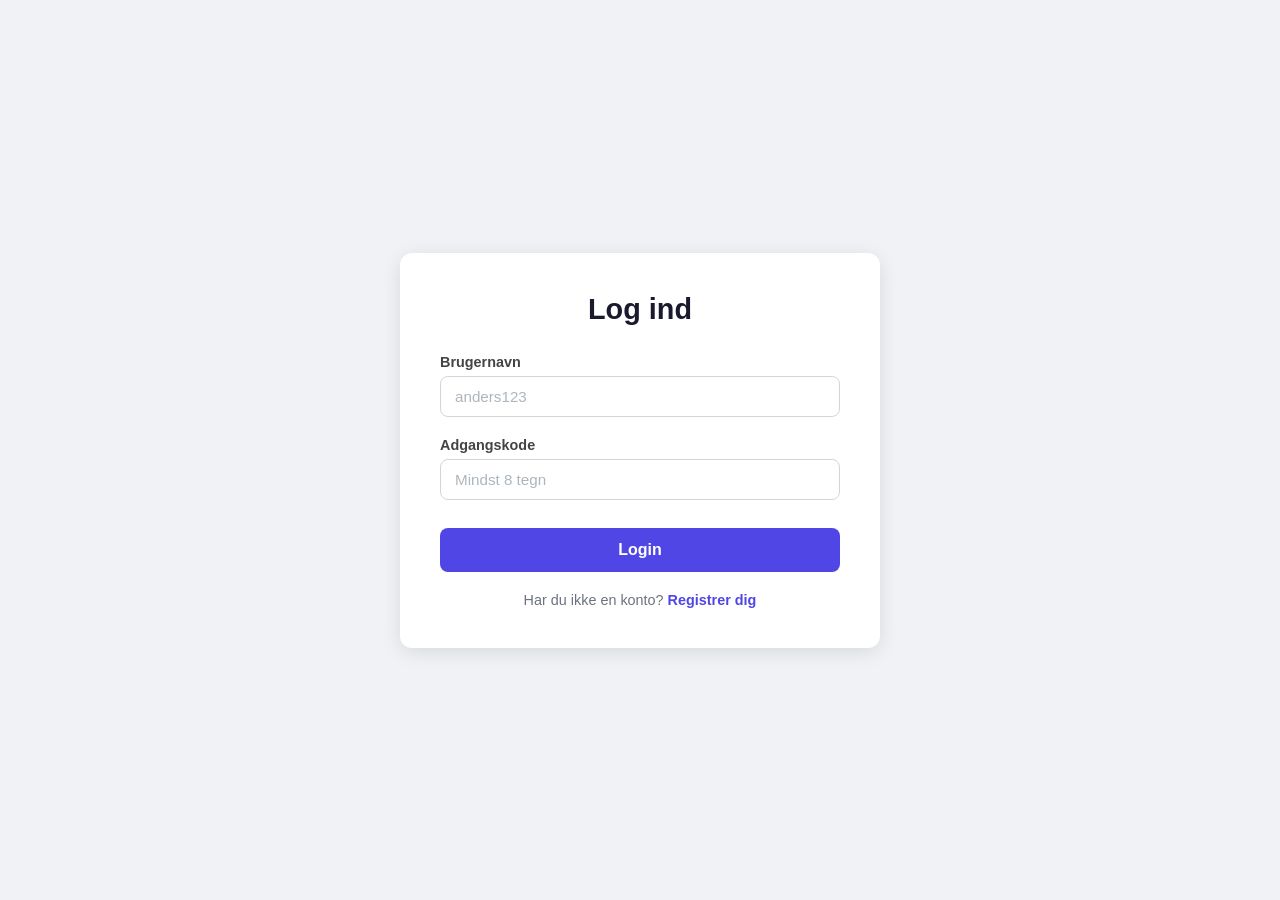
<file: templates/login.html>
<!DOCTYPE html>
<html lang="da">
<head>
    <meta charset="UTF-8">
    <meta name="viewport" content="width=device-width, initial-scale=1.0">
    <title>login</title>
    <link rel="stylesheet" href="../static/css/login.css">
</head>
<body>
    <div class="login-container">
        <h1>Log ind</h1>

        <form id="loginForm">
            <div class="form-group">
                <label for="brugernavn">Brugernavn</label>
                <input
                    type="text"
                    id="brugernavn"
                    name="brugernavn"
                    placeholder="anders123"
                    required
                >
            </div>
            <div class="form-group">
                <label for="adgangskode">Adgangskode</label>
                <input
                    type="password"
                    id="adgangskode"
                    name="adgangskode"
                    placeholder="Mindst 8 tegn"
                    required
                >
            </div>

            <button id="btn-submit">Login</button>
        </form>

        <p class="register-link">Har du ikke en konto? <a href="/register">Registrer dig</a></p>
    </div>

    <script src="/static/js/login.js"></script>
</body>
</html>
</file>
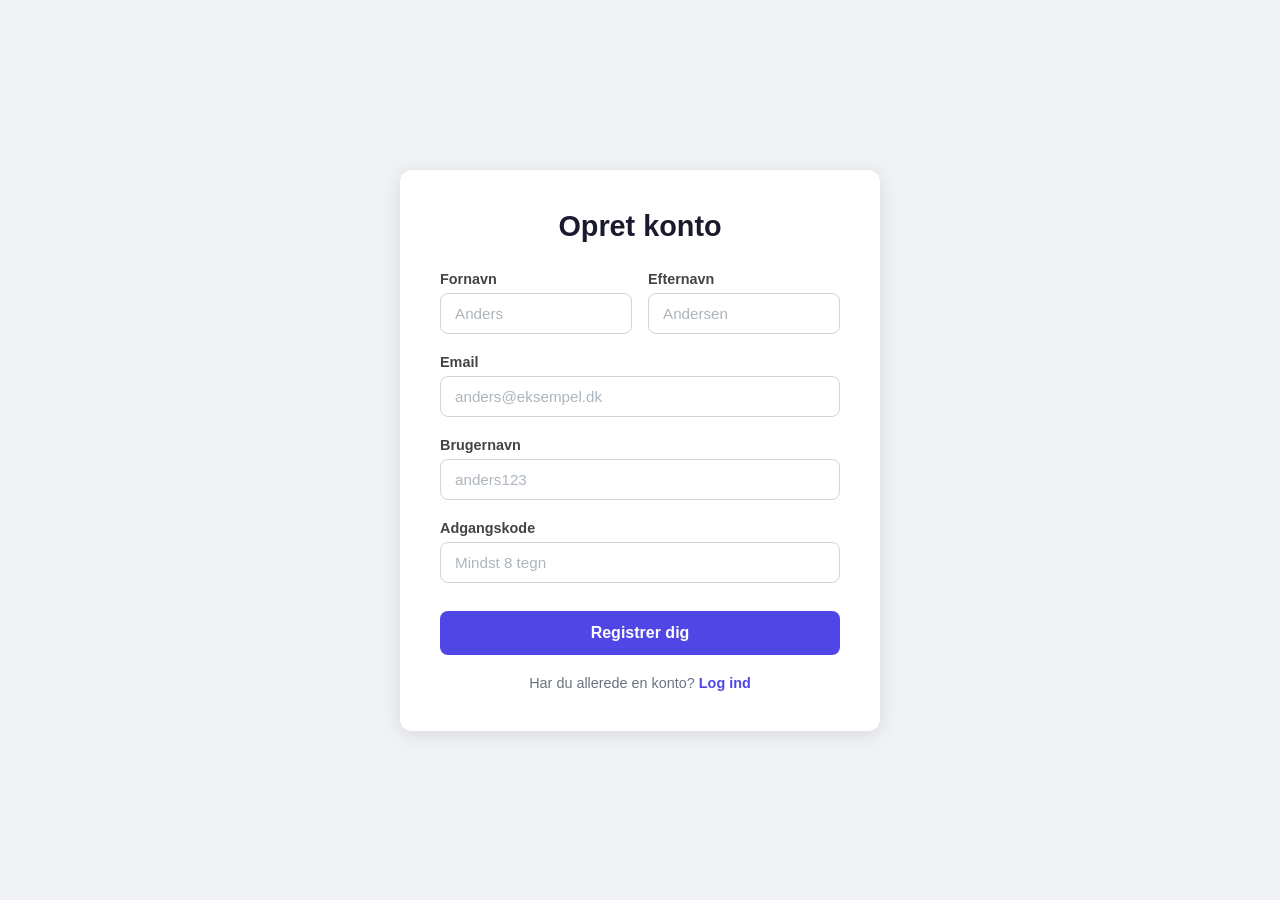
<file: templates/register.html>
<!DOCTYPE html>
<html lang="da">
<head>
    <meta charset="UTF-8">
    <meta name="viewport" content="width=device-width, initial-scale=1.0">
    <title>Bruger Registrering</title>
    <link rel="stylesheet" href="/static/css/register.css">
</head>
<body>
    <div id="success-overlay">
        <div id="success-box">
            <div id="success-icon">✓</div>
            <h2>Konto oprettet!</h2>
            <p>Din konto er blevet oprettet. Du kan nu logge ind.</p>
        </div>
    </div>
    <div class="form-container">
        <h1>Opret konto</h1>


        <form id="registerForm">
            <div class="name-row">
                <div class="form-group">
                    <label for="fornavn">Fornavn</label>
                    <input
                        type="text"
                        id="fornavn"
                        name="fornavn"
                        placeholder="Anders"
                        required
                    >
                </div>
                <div class="form-group">
                    <label for="efternavn">Efternavn</label>
                    <input
                        type="text"
                        id="efternavn"
                        name="efternavn"
                        placeholder="Andersen"
                        required
                    >
                </div>
            </div>

            <div class="form-group">
                <label for="email">Email</label>
                <input
                    type="email"
                    id="email"
                    name="email"
                    placeholder="anders@eksempel.dk"
                    required
                >
            </div>

            <div class="form-group">
                <label for="brugernavn">Brugernavn</label>
                <input
                    type="text"
                    id="brugernavn"
                    name="brugernavn"
                    placeholder="anders123"
                    required
                >
            </div>

            <div class="form-group">
                <label for="adgangskode">Adgangskode</label>
                <input
                    type="password"
                    id="adgangskode"
                    name="adgangskode"
                    placeholder="Mindst 8 tegn"
                    minlength="8"
                    required
                >
            </div>

            <button id="btn-submit">Registrer dig</button>
        </form>

        <p class="login-link">Har du allerede en konto? <a href="/login">Log ind</a></p>
    </div>

    <script src="/static/js/register.js"></script>
</body>
</html>
</file>
<file: static/css/login.css>
* {
    box-sizing: border-box;
    margin: 0;
    padding: 0;
}

body {
    font-family: 'Segoe UI', Tahoma, Geneva, Verdana, sans-serif;
    background-color: #f0f2f5;
    display: flex;
    justify-content: center;
    align-items: center;
    min-height: 100vh;
}

.login-container {
    background-color: #ffffff;
    padding: 40px;
    border-radius: 12px;
    box-shadow: 0 4px 20px rgba(0, 0, 0, 0.1);
    width: 100%;
    max-width: 480px;
}

h1 {
    text-align: center;
    margin-bottom: 28px;
    color: #1a1a2e;
    font-size: 1.8rem;
}

.form-group {
    margin-bottom: 20px;
}

label {
    display: block;
    margin-bottom: 6px;
    color: #444;
    font-size: 0.9rem;
    font-weight: 600;
}

input {
    width: 100%;
    padding: 11px 14px;
    border: 1.5px solid #d1d5db;
    border-radius: 8px;
    font-size: 0.95rem;
    color: #1a1a2e;
    outline: none;
}

input:focus {
    border-color: #4f46e5;
}

input::placeholder {
    color: #adb5bd;
}

#btn-submit {
    width: 100%;
    padding: 13px;
    background-color: #4f46e5;
    color: white;
    border: none;
    border-radius: 8px;
    font-size: 1rem;
    font-weight: 600;
    cursor: pointer;
    margin-top: 8px;
}

.register-link {
    text-align: center;
    margin-top: 20px;
    font-size: 0.9rem;
    color: #6b7280;
}

.register-link a {
    color: #4f46e5;
    text-decoration: none;
    font-weight: 600;
}
</file>
<file: static/css/register.css>
* {
    box-sizing: border-box;
    margin: 0;
    padding: 0;
}

body {
    font-family: 'Segoe UI', Tahoma, Geneva, Verdana, sans-serif;
    background-color: #f0f2f5;
    display: flex;
    justify-content: center;
    align-items: center;
    min-height: 100vh;
}

.form-container {
    background-color: #ffffff;
    padding: 40px;
    border-radius: 12px;
    box-shadow: 0 4px 20px rgba(0, 0, 0, 0.1);
    width: 100%;
    max-width: 480px;
}

h1 {
    text-align: center;
    margin-bottom: 28px;
    color: #1a1a2e;
    font-size: 1.8rem;
}

.name-row {
    display: flex;
    gap: 16px;
}

.name-row .form-group {
    flex: 1;
}

.form-group {
    margin-bottom: 20px;
}

label {
    display: block;
    margin-bottom: 6px;
    color: #444;
    font-size: 0.9rem;
    font-weight: 600;
}

input {
    width: 100%;
    padding: 11px 14px;
    border: 1.5px solid #d1d5db;
    border-radius: 8px;
    font-size: 0.95rem;
    color: #1a1a2e;
    outline: none;
}

input:focus {
    border-color: #4f46e5;
}

input::placeholder {
    color: #adb5bd;
}

#btn-submit {
    width: 100%;
    padding: 13px;
    background-color: #4f46e5;
    color: white;
    border: none;
    border-radius: 8px;
    font-size: 1rem;
    font-weight: 600;
    cursor: pointer;
    margin-top: 8px;
}

.login-link {
    text-align: center;
    margin-top: 20px;
    font-size: 0.9rem;
    color: #6b7280;
}

.login-link a {
    color: #4f46e5;
    text-decoration: none;
    font-weight: 600;
}

#success-overlay {
    display: none;
    position: fixed;
    top: 0;
    right: 0;
    bottom: 0;
    left: 0;
    background-color: rgba(0, 0, 0, 0.4);
    justify-content: center;
    align-items: center;
    z-index: 100;
}

#success-overlay.visible {
    display: flex;
}

#success-box {
    background-color: #ffffff;
    padding: 48px 40px;
    border-radius: 12px;
    box-shadow: 0 8px 32px rgba(0, 0, 0, 0.15);
    text-align: center;
    max-width: 380px;
    width: 100%;
}

#success-icon {
    width: 60px;
    height: 60px;
    background-color: #4f46e5;
    color: white;
    font-size: 1.8rem;
    border-radius: 50%;
    display: flex;
    align-items: center;
    justify-content: center;
    margin: 0 auto 20px;
}

#success-box h2 {
    color: #1a1a2e;
    margin-bottom: 10px;
    font-size: 1.5rem;
}

#success-box p {
    color: #6b7280;
    font-size: 0.95rem;
    margin-bottom: 28px;
}

#success-btn {
    display: inline-block;
    padding: 12px 32px;
    background-color: #4f46e5;
    color: white;
    border-radius: 8px;
    text-decoration: none;
    font-weight: 600;
    font-size: 0.95rem;
}
</file>
